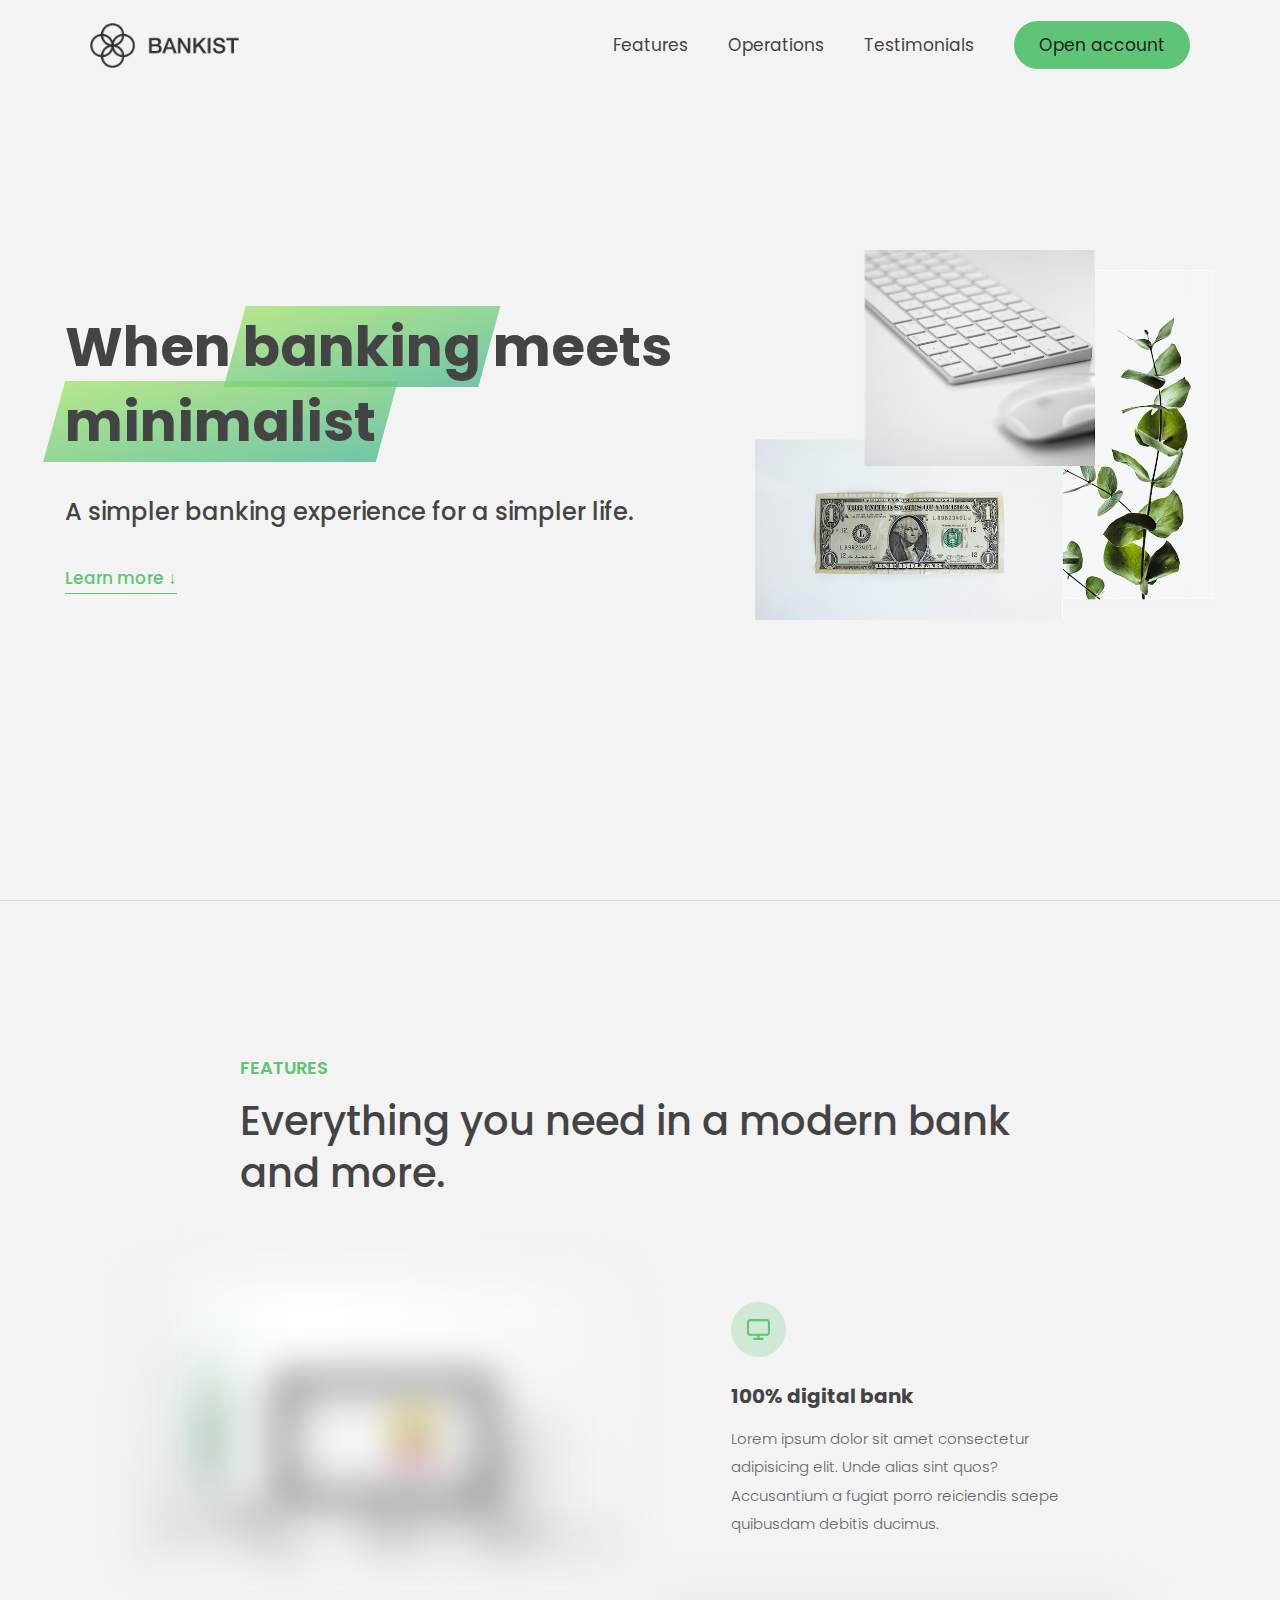
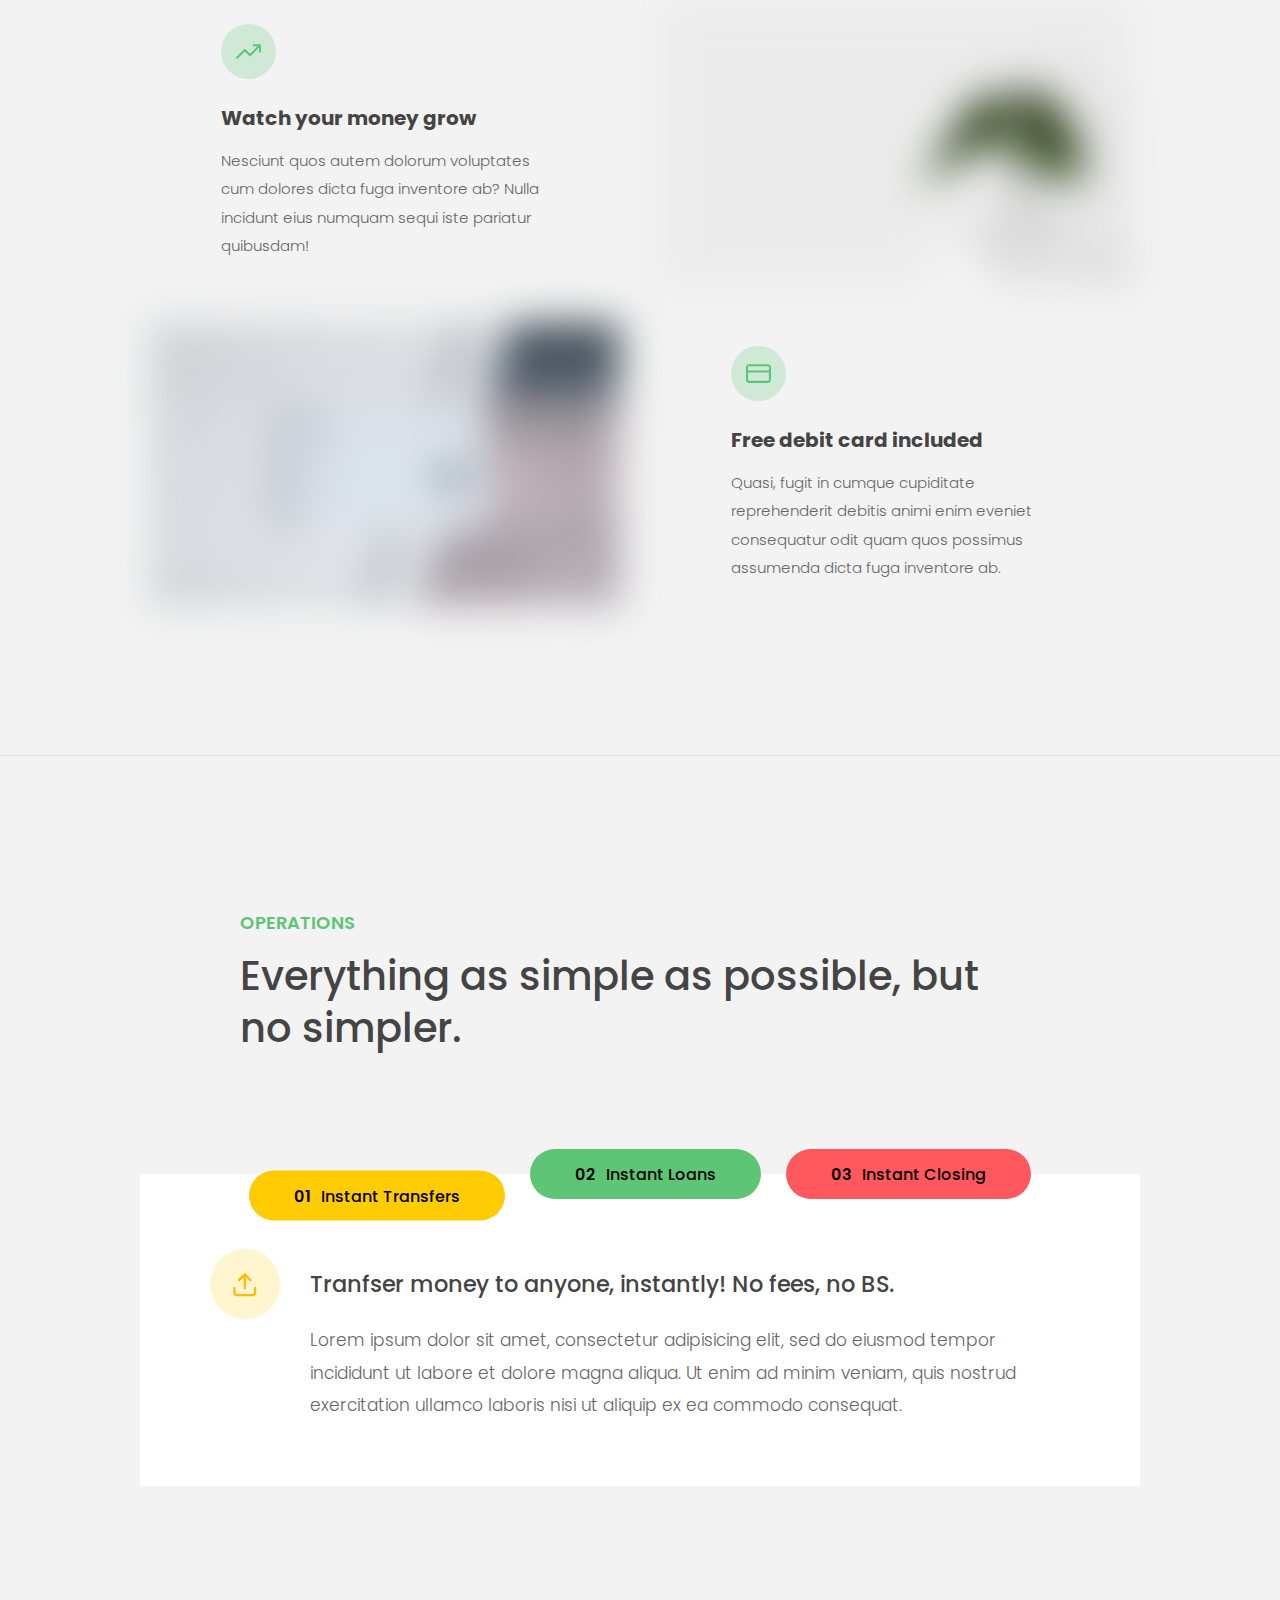
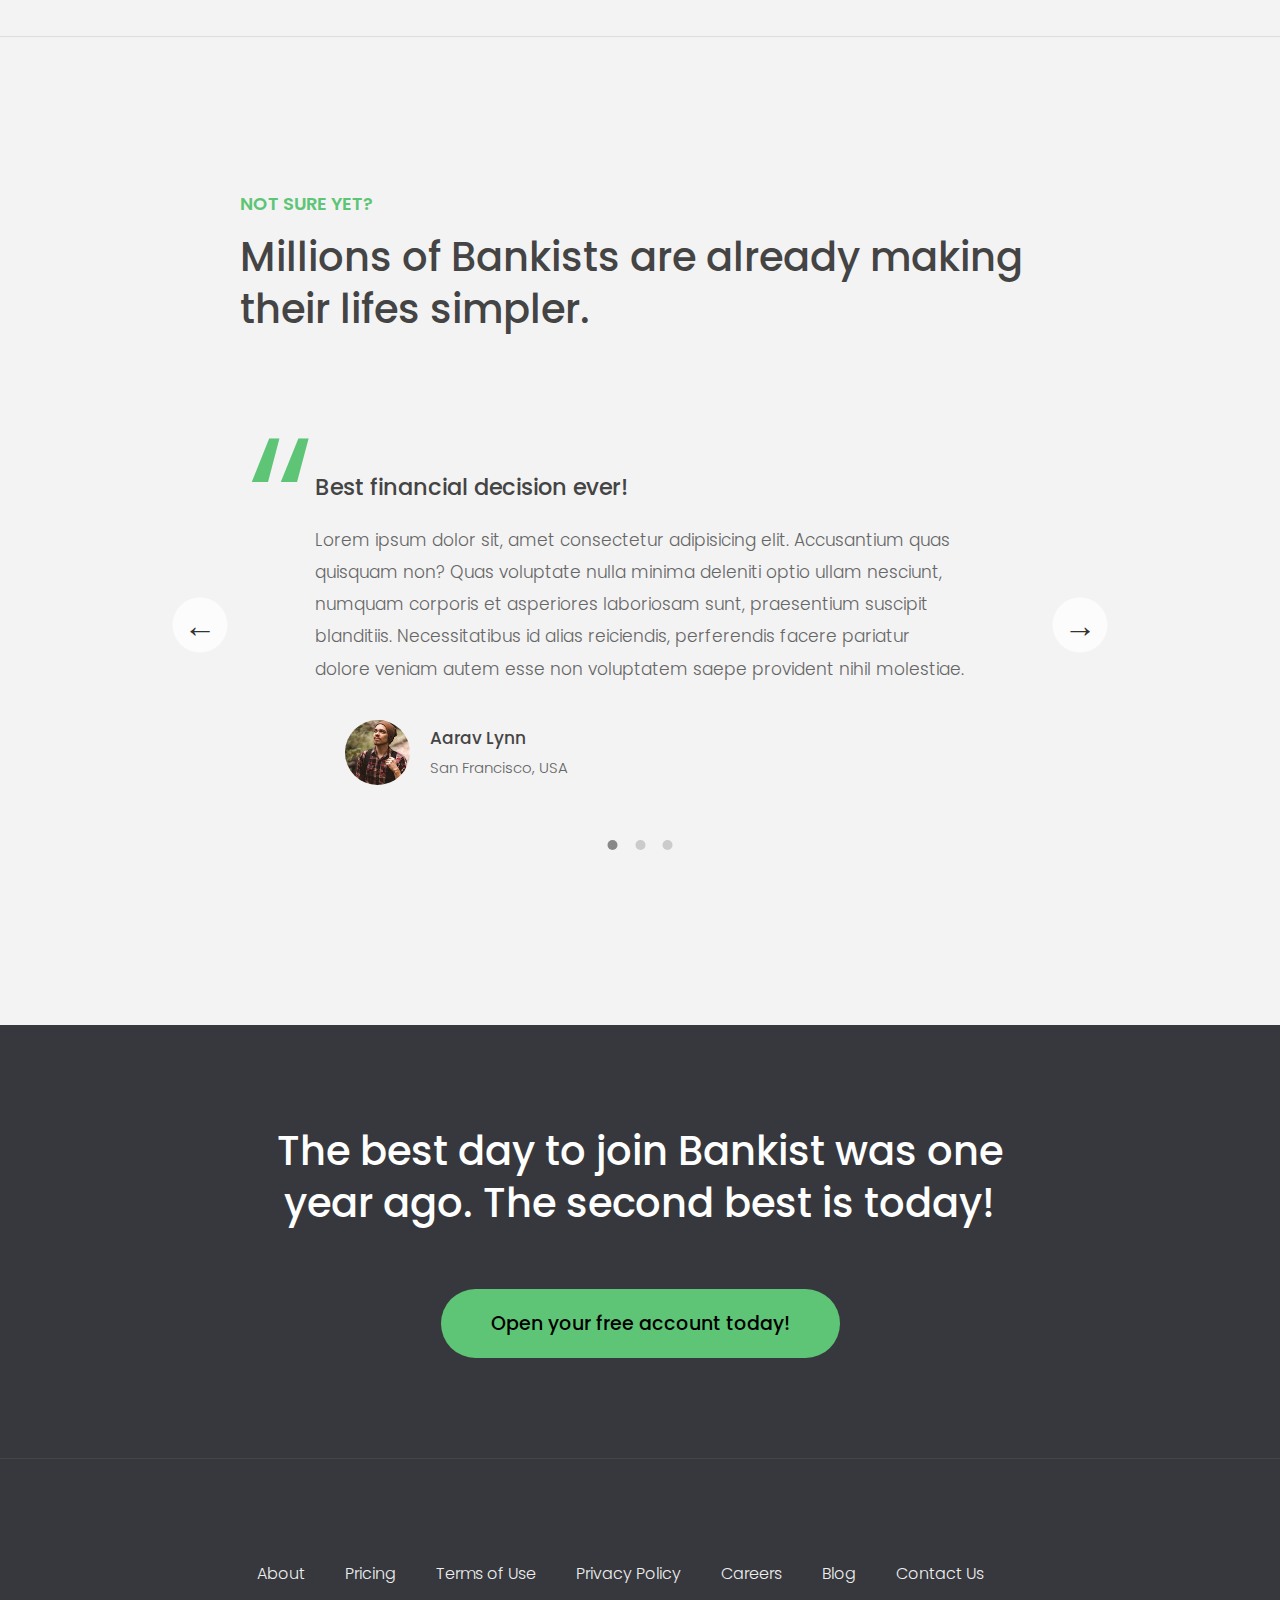
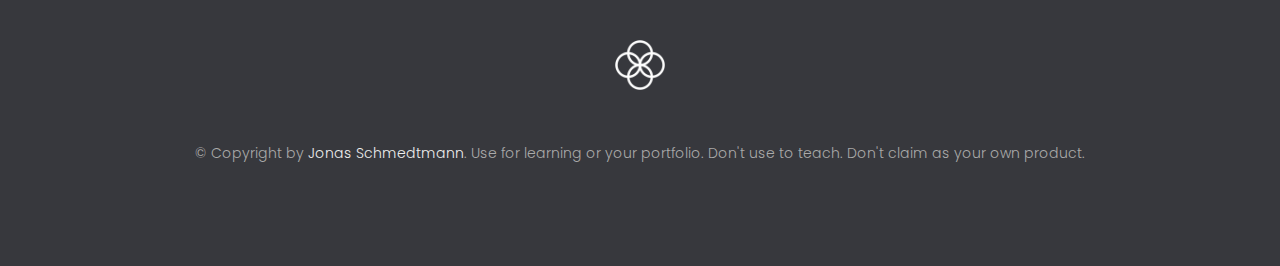
<file: index.html>
<!DOCTYPE html>
<html lang="en">
  <head>
    <meta charset="UTF-8" />
    <meta name="viewport" content="width=device-width, initial-scale=1.0" />
    <meta http-equiv="X-UA-Compatible" content="ie=edge" />
    <link rel="shortcut icon" type="image/png" href="img/icon.png" />

    <link
      href="https://fonts.googleapis.com/css?family=Poppins:300,400,500,600&display=swap"
      rel="stylesheet"
    />
    <link rel="stylesheet" href="style.css" />
    <title>Bankist | When Banking meets Minimalist</title>
    <script defer src="script.js"></script>
  </head>
  <body>
    <header class="header">
      <nav class="nav">
        <img
          src="img/logo.png"
          alt="Bankist logo"
          class="nav__logo"
          id="logo"
          designer="Jonas"
        />
        <ul class="nav__links">
          <li class="nav__item">
            <a class="nav__link" href="#section--1">Features</a>
          </li>
          <li class="nav__item">
            <a class="nav__link" href="#section--2">Operations</a>
          </li>
          <li class="nav__item">
            <a class="nav__link" href="#section--3">Testimonials</a>
          </li>
          <li class="nav__item">
            <a class="nav__link nav__link--btn btn--show-modal" href="#"
              >Open account</a
            >
          </li>
        </ul>
      </nav>

      <div class="header__title">
        <h1>
          When
          <!-- Green highlight effect -->
          <span class="highlight">banking</span>
          meets<br />
          <span class="highlight">minimalist</span>
        </h1>
        <h4>A simpler banking experience for a simpler life.</h4>
        <button class="btn--text btn--scroll-to">Learn more &DownArrow;</button>
        <img
          src="img/hero.png"
          class="header__img"
          alt="Minimalist bank items"
        />
      </div>
    </header>

    <section class="section" id="section--1">
      <div class="section__title">
        <h2 class="section__description">Features</h2>
        <h3 class="section__header">
          Everything you need in a modern bank and more.
        </h3>
      </div>

      <div class="features">
        <img
          src="img/digital-lazy.jpg"
          data-src="img/digital.jpg"
          alt="Computer"
          class="features__img lazy-img"
        />
        <div class="features__feature">
          <div class="features__icon">
            <svg>
              <use xlink:href="img/icons.svg#icon-monitor"></use>
            </svg>
          </div>
          <h5 class="features__header">100% digital bank</h5>
          <p>
            Lorem ipsum dolor sit amet consectetur adipisicing elit. Unde alias
            sint quos? Accusantium a fugiat porro reiciendis saepe quibusdam
            debitis ducimus.
          </p>
        </div>

        <div class="features__feature">
          <div class="features__icon">
            <svg>
              <use xlink:href="img/icons.svg#icon-trending-up"></use>
            </svg>
          </div>
          <h5 class="features__header">Watch your money grow</h5>
          <p>
            Nesciunt quos autem dolorum voluptates cum dolores dicta fuga
            inventore ab? Nulla incidunt eius numquam sequi iste pariatur
            quibusdam!
          </p>
        </div>
        <img
          src="img/grow-lazy.jpg"
          data-src="img/grow.jpg"
          alt="Plant"
          class="features__img lazy-img"
        />

        <img
          src="img/card-lazy.jpg"
          data-src="img/card.jpg"
          alt="Credit card"
          class="features__img lazy-img"
        />
        <div class="features__feature">
          <div class="features__icon">
            <svg>
              <use xlink:href="img/icons.svg#icon-credit-card"></use>
            </svg>
          </div>
          <h5 class="features__header">Free debit card included</h5>
          <p>
            Quasi, fugit in cumque cupiditate reprehenderit debitis animi enim
            eveniet consequatur odit quam quos possimus assumenda dicta fuga
            inventore ab.
          </p>
        </div>
      </div>
    </section>

    <section class="section" id="section--2">
      <div class="section__title">
        <h2 class="section__description">Operations</h2>
        <h3 class="section__header">
          Everything as simple as possible, but no simpler.
        </h3>
      </div>

      <div class="operations">
        <div class="operations__tab-container">
          <button
            class="btn operations__tab operations__tab--1 operations__tab--active"
            data-tab="1"
          >
            <span>01</span>Instant Transfers
          </button>
          <button class="btn operations__tab operations__tab--2" data-tab="2">
            <span>02</span>Instant Loans
          </button>
          <button class="btn operations__tab operations__tab--3" data-tab="3">
            <span>03</span>Instant Closing
          </button>
        </div>
        <div
          class="operations__content operations__content--1 operations__content--active"
        >
          <div class="operations__icon operations__icon--1">
            <svg>
              <use xlink:href="img/icons.svg#icon-upload"></use>
            </svg>
          </div>
          <h5 class="operations__header">
            Tranfser money to anyone, instantly! No fees, no BS.
          </h5>
          <p>
            Lorem ipsum dolor sit amet, consectetur adipisicing elit, sed do
            eiusmod tempor incididunt ut labore et dolore magna aliqua. Ut enim
            ad minim veniam, quis nostrud exercitation ullamco laboris nisi ut
            aliquip ex ea commodo consequat.
          </p>
        </div>

        <div class="operations__content operations__content--2">
          <div class="operations__icon operations__icon--2">
            <svg>
              <use xlink:href="img/icons.svg#icon-home"></use>
            </svg>
          </div>
          <h5 class="operations__header">
            Buy a home or make your dreams come true, with instant loans.
          </h5>
          <p>
            Duis aute irure dolor in reprehenderit in voluptate velit esse
            cillum dolore eu fugiat nulla pariatur. Excepteur sint occaecat
            cupidatat non proident, sunt in culpa qui officia deserunt mollit
            anim id est laborum.
          </p>
        </div>
        <div class="operations__content operations__content--3">
          <div class="operations__icon operations__icon--3">
            <svg>
              <use xlink:href="img/icons.svg#icon-user-x"></use>
            </svg>
          </div>
          <h5 class="operations__header">
            No longer need your account? No problem! Close it instantly.
          </h5>
          <p>
            Excepteur sint occaecat cupidatat non proident, sunt in culpa qui
            officia deserunt mollit anim id est laborum. Ut enim ad minim
            veniam, quis nostrud exercitation ullamco laboris nisi ut aliquip ex
            ea commodo consequat.
          </p>
        </div>
      </div>
    </section>

    <section class="section" id="section--3">
      <div class="section__title section__title--testimonials">
        <h2 class="section__description">Not sure yet?</h2>
        <h3 class="section__header">
          Millions of Bankists are already making their lifes simpler.
        </h3>
      </div>

      <div class="slider">
        <div class="slide slide--1">
          <div class="testimonial">
            <h5 class="testimonial__header">Best financial decision ever!</h5>
            <blockquote class="testimonial__text">
              Lorem ipsum dolor sit, amet consectetur adipisicing elit.
              Accusantium quas quisquam non? Quas voluptate nulla minima
              deleniti optio ullam nesciunt, numquam corporis et asperiores
              laboriosam sunt, praesentium suscipit blanditiis. Necessitatibus
              id alias reiciendis, perferendis facere pariatur dolore veniam
              autem esse non voluptatem saepe provident nihil molestiae.
            </blockquote>
            <address class="testimonial__author">
              <img src="img/user-1.jpg" alt="" class="testimonial__photo" />
              <h6 class="testimonial__name">Aarav Lynn</h6>
              <p class="testimonial__location">San Francisco, USA</p>
            </address>
          </div>
        </div>

        <div class="slide slide--2">
          <div class="testimonial">
            <h5 class="testimonial__header">
              The last step to becoming a complete minimalist
            </h5>
            <blockquote class="testimonial__text">
              Quisquam itaque deserunt ullam, quia ea repellendus provident,
              ducimus neque ipsam modi voluptatibus doloremque, corrupti
              laborum. Incidunt numquam perferendis veritatis neque repellendus.
              Lorem, ipsum dolor sit amet consectetur adipisicing elit. Illo
              deserunt exercitationem deleniti.
            </blockquote>
            <address class="testimonial__author">
              <img src="img/user-2.jpg" alt="" class="testimonial__photo" />
              <h6 class="testimonial__name">Miyah Miles</h6>
              <p class="testimonial__location">London, UK</p>
            </address>
          </div>
        </div>

        <div class="slide slide--3">
          <div class="testimonial">
            <h5 class="testimonial__header">
              Finally free from old-school banks
            </h5>
            <blockquote class="testimonial__text">
              Debitis, nihil sit minus suscipit magni aperiam vel tenetur
              incidunt commodi architecto numquam omnis nulla autem,
              necessitatibus blanditiis modi similique quidem. Odio aliquam
              culpa dicta beatae quod maiores ipsa minus consequatur error sunt,
              deleniti saepe aliquid quos inventore sequi. Necessitatibus id
              alias reiciendis, perferendis facere.
            </blockquote>
            <address class="testimonial__author">
              <img src="img/user-3.jpg" alt="" class="testimonial__photo" />
              <h6 class="testimonial__name">Francisco Gomes</h6>
              <p class="testimonial__location">Lisbon, Portugal</p>
            </address>
          </div>
        </div>

        <!-- <div class="slide"><img src="img/img-1.jpg" alt="Photo 1" /></div>
        <div class="slide"><img src="img/img-2.jpg" alt="Photo 2" /></div>
        <div class="slide"><img src="img/img-3.jpg" alt="Photo 3" /></div>
        <div class="slide"><img src="img/img-4.jpg" alt="Photo 4" /></div> -->
        <button class="slider__btn slider__btn--left">&larr;</button>
        <button class="slider__btn slider__btn--right">&rarr;</button>
        <div class="dots"></div>
      </div>
    </section>

    <section class="section section--sign-up">
      <div class="section__title">
        <h3 class="section__header">
          The best day to join Bankist was one year ago. The second best is
          today!
        </h3>
      </div>
      <button class="btn btn--show-modal">Open your free account today!</button>
    </section>

    <footer class="footer">
      <ul class="footer__nav">
        <li class="footer__item">
          <a class="footer__link" href="#">About</a>
        </li>
        <li class="footer__item">
          <a class="footer__link" href="#">Pricing</a>
        </li>
        <li class="footer__item">
          <a class="footer__link" href="#">Terms of Use</a>
        </li>
        <li class="footer__item">
          <a class="footer__link" href="#">Privacy Policy</a>
        </li>
        <li class="footer__item">
          <a class="footer__link" href="#">Careers</a>
        </li>
        <li class="footer__item">
          <a class="footer__link" href="#">Blog</a>
        </li>
        <li class="footer__item">
          <a class="footer__link" href="#">Contact Us</a>
        </li>
      </ul>
      <img src="img/icon.png" alt="Logo" class="footer__logo" />
      <p class="footer__copyright">
        &copy; Copyright by
        <a
          class="footer__link twitter-link"
          target="_blank"
          href="https://twitter.com/jonasschmedtman"
          >Jonas Schmedtmann</a
        >. Use for learning or your portfolio. Don't use to teach. Don't claim
        as your own product.
      </p>
    </footer>

    <div class="modal hidden">
      <button class="btn--close-modal">&times;</button>
      <h2 class="modal__header">
        Open your bank account <br />
        in just <span class="highlight">5 minutes</span>
      </h2>
      <form class="modal__form">
        <label>First Name</label>
        <input type="text" />
        <label>Last Name</label>
        <input type="text" />
        <label>Email Address</label>
        <input type="email" />
        <button class="btn">Next step &rarr;</button>
      </form>
    </div>
    <div class="overlay hidden"></div>

    <!-- <script src="script.js"></script> -->
  </body>
</html>
</file>
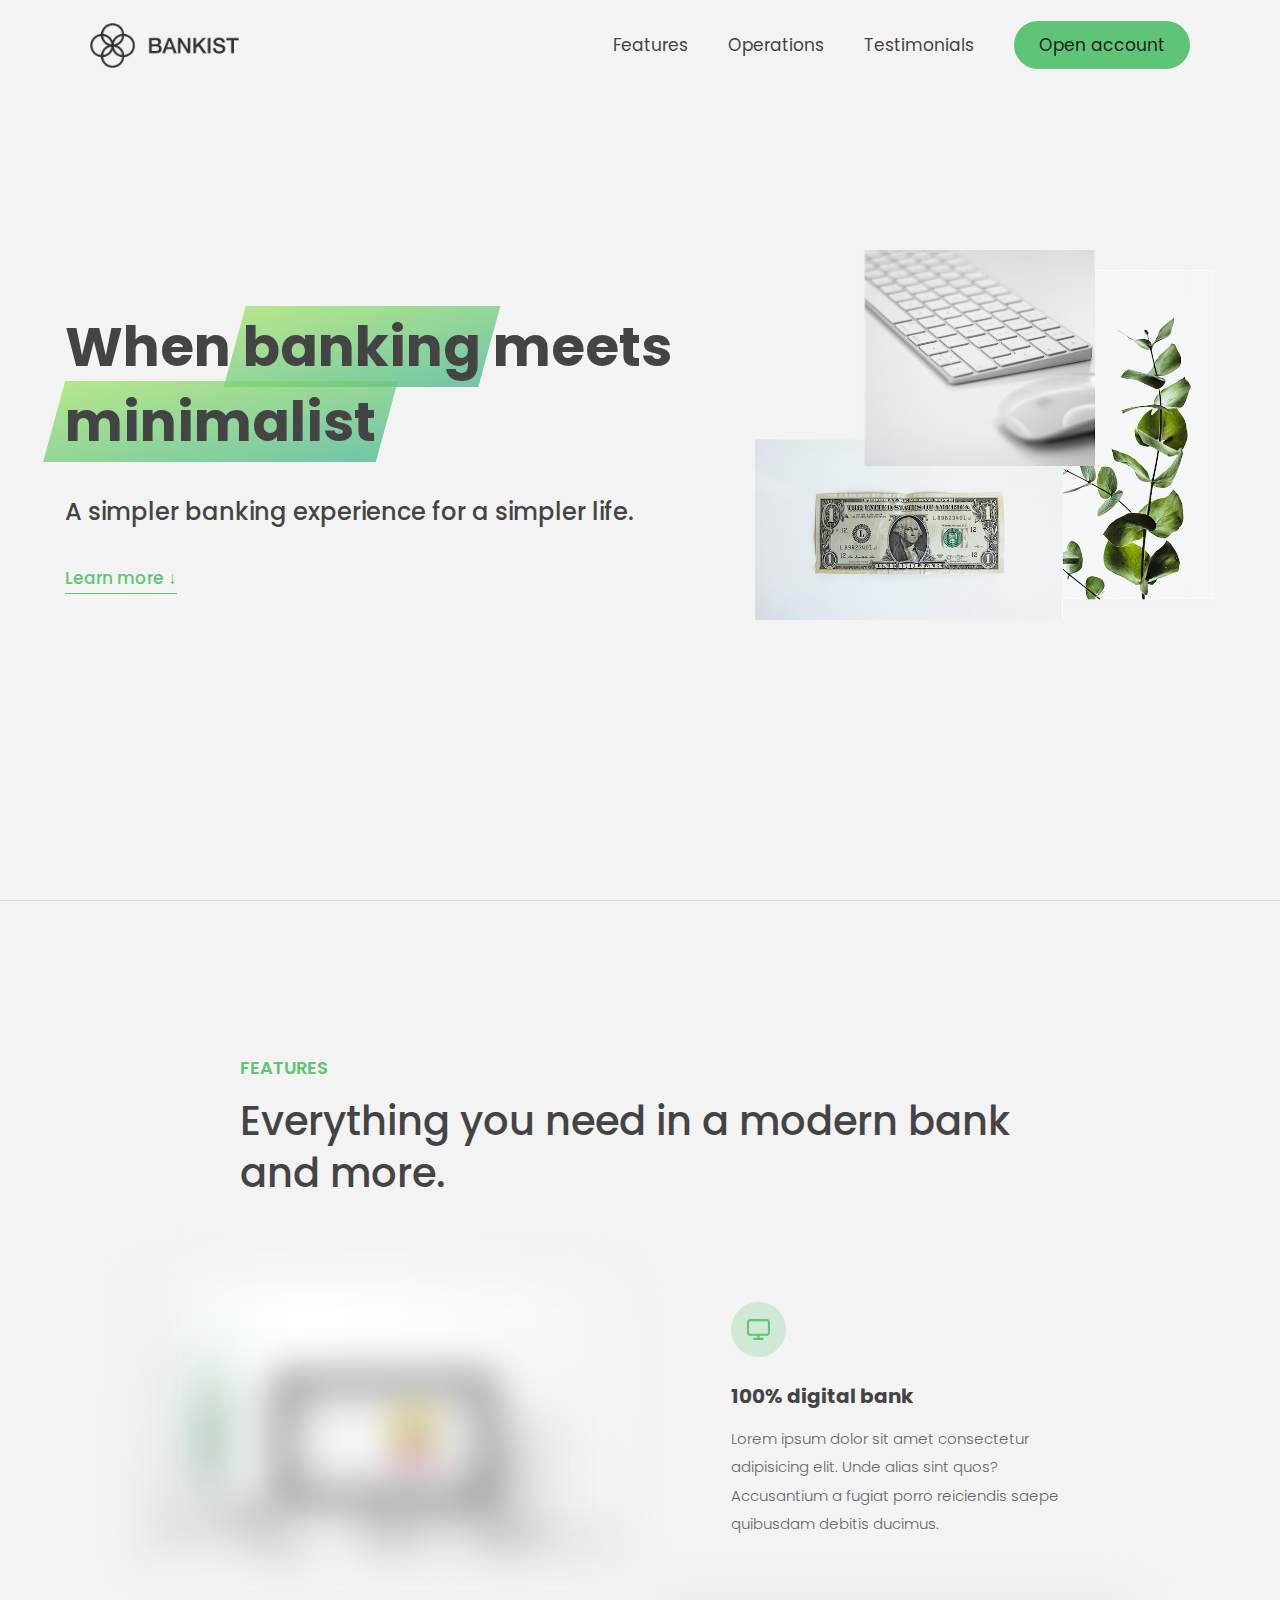
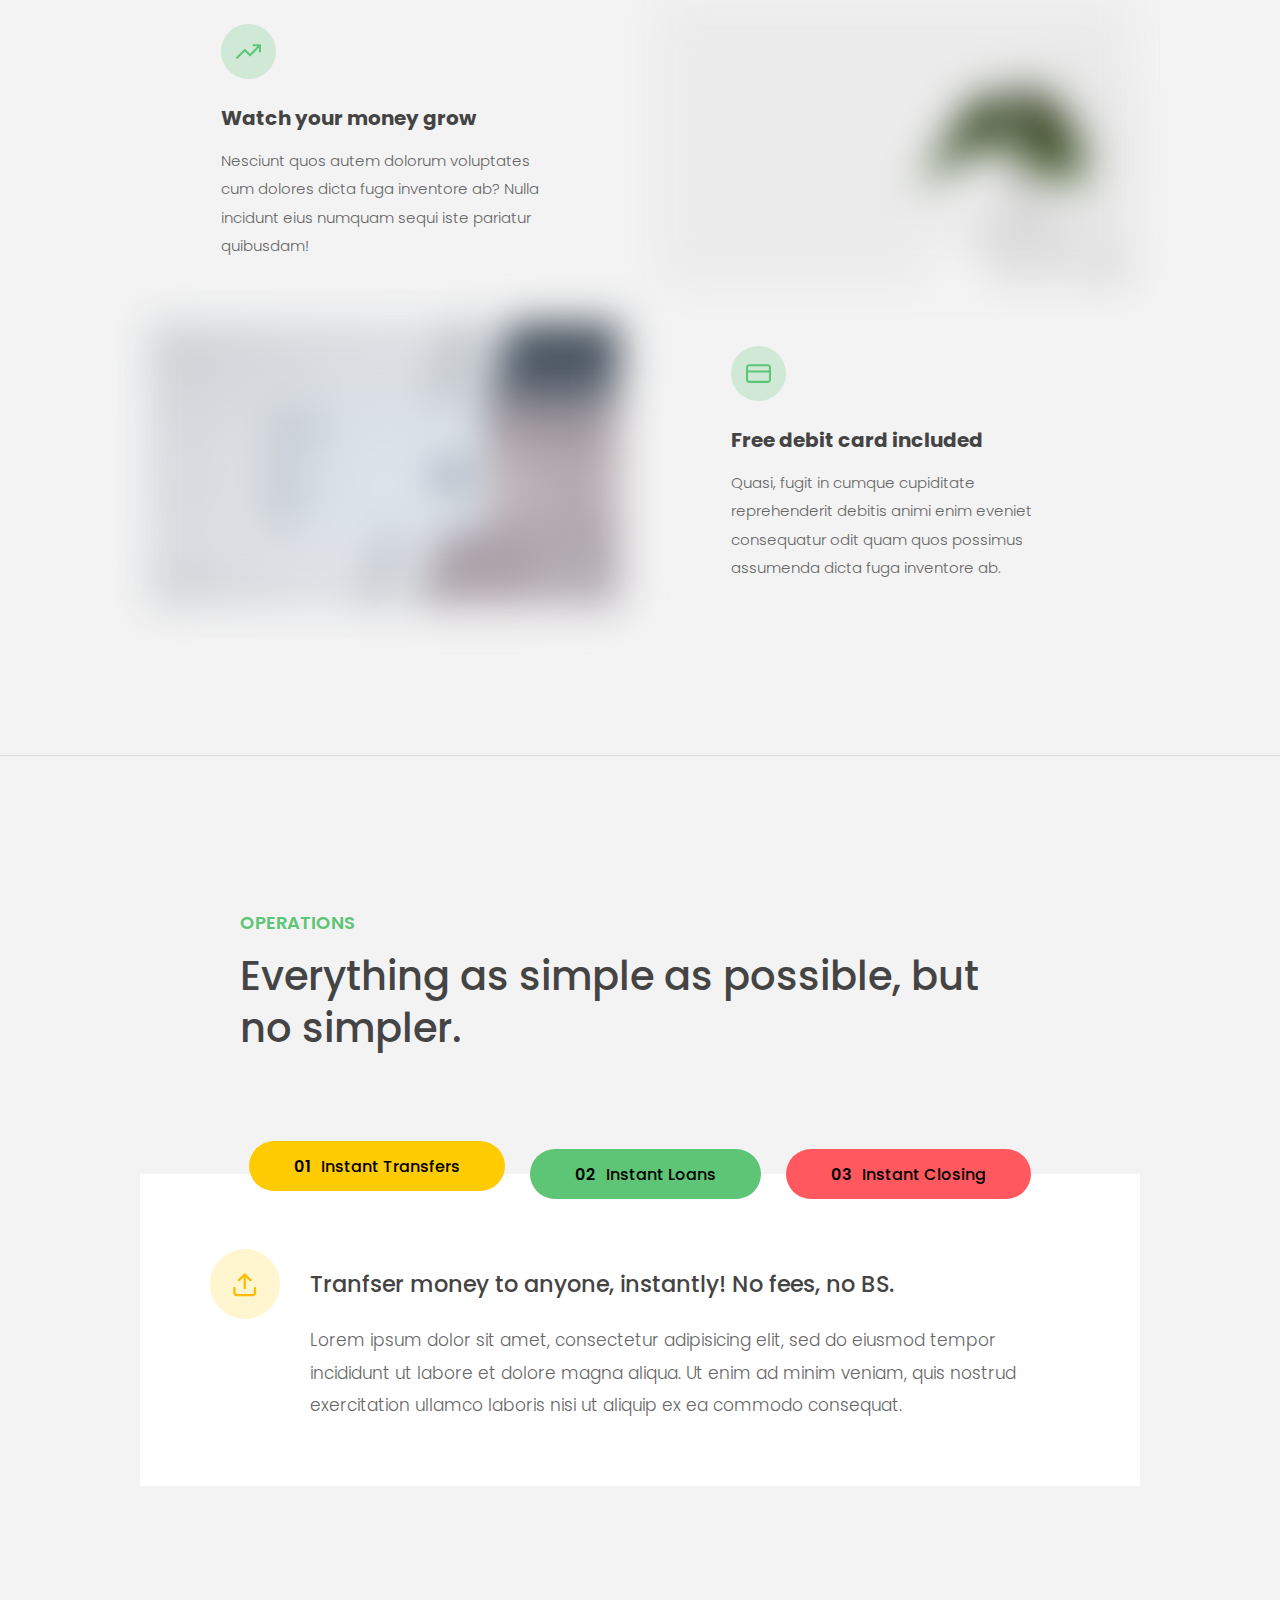
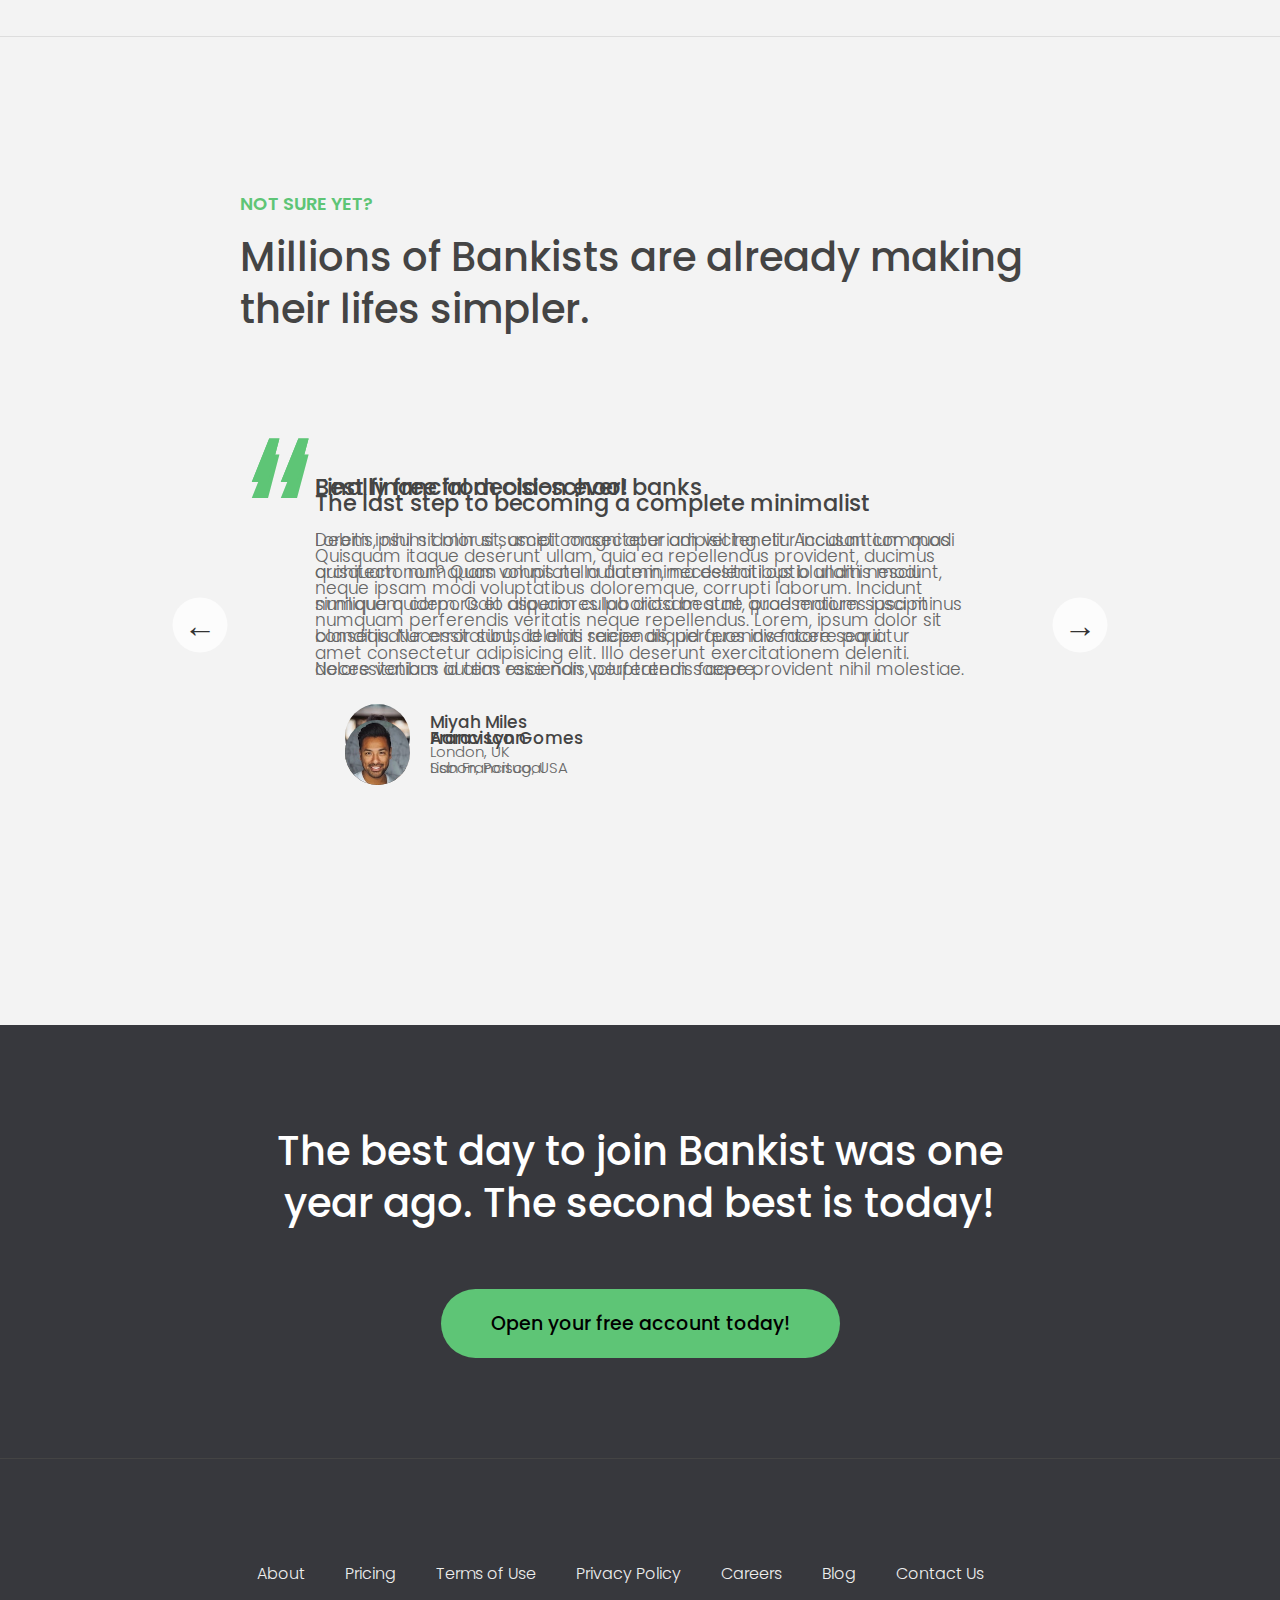
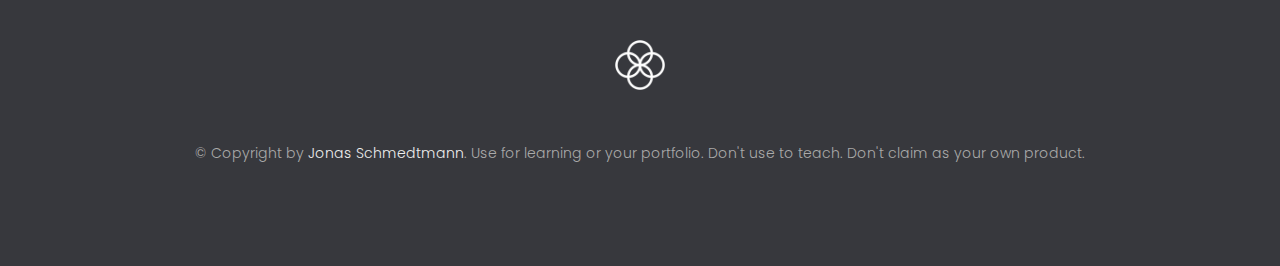
<file: index copy.html>
<!DOCTYPE html>
<html lang="en">
  <head>
    <meta charset="UTF-8" />
    <meta name="viewport" content="width=device-width, initial-scale=1.0" />
    <meta http-equiv="X-UA-Compatible" content="ie=edge" />
    <link rel="shortcut icon" type="image/png" href="img/icon.png" />

    <link
      href="https://fonts.googleapis.com/css?family=Poppins:300,400,500,600&display=swap"
      rel="stylesheet"
    />
    <link rel="stylesheet" href="style copy.css" />
    <title>Test</title>
  </head>
  <body>
    <header class="header">
      <nav class="nav">
        <img
          src="img/logo.png"
          alt="Bankist logo"
          class="nav__logo"
          id="logo"
        />
        <ul class="nav__links">
          <li class="nav__item">
            <a class="nav__link" href="#section--1">Features</a>
          </li>
          <li class="nav__item">
            <a class="nav__link" href="#section--2">Operations</a>
          </li>
          <li class="nav__item">
            <a class="nav__link" href="#section--3">Testimonials</a>
          </li>
          <li class="nav__item">
            <a class="nav__link nav__link--btn btn--show-modal" href="#"
              >Open account</a
            >
          </li>
        </ul>
      </nav>

      <div class="header__title">
        <h1>
          When
          <!-- Green highlight effect -->
          <span class="highlight">banking</span>
          meets<br />
          <span class="highlight">minimalist</span>
        </h1>
        <h4>A simpler banking experience for a simpler life.</h4>
        <button class="btn--text btn--scroll-to">Learn more &DownArrow;</button>
        <img
          src="img/hero.png"
          class="header__img"
          alt="Minimalist bank items"
        />
      </div>
    </header>

    <section class="section" id="section--1">
      <div class="section__title">
        <h2 class="section__description">Features</h2>
        <h3 class="section__header">
          Everything you need in a modern bank and more.
        </h3>
      </div>

      <div class="features">
        <img
          src="img/digital-lazy.jpg"
          data-src="img/digital.jpg"
          alt="Computer"
          class="features__img lazy-img"
        />
        <div class="features__feature">
          <div class="features__icon">
            <svg>
              <use xlink:href="img/icons.svg#icon-monitor"></use>
            </svg>
          </div>
          <h5 class="features__header">100% digital bank</h5>
          <p>
            Lorem ipsum dolor sit amet consectetur adipisicing elit. Unde alias
            sint quos? Accusantium a fugiat porro reiciendis saepe quibusdam
            debitis ducimus.
          </p>
        </div>

        <div class="features__feature">
          <div class="features__icon">
            <svg>
              <use xlink:href="img/icons.svg#icon-trending-up"></use>
            </svg>
          </div>
          <h5 class="features__header">Watch your money grow</h5>
          <p>
            Nesciunt quos autem dolorum voluptates cum dolores dicta fuga
            inventore ab? Nulla incidunt eius numquam sequi iste pariatur
            quibusdam!
          </p>
        </div>
        <img
          src="img/grow-lazy.jpg"
          data-src="img/grow.jpg"
          alt="Plant"
          class="features__img lazy-img"
        />

        <img
          src="img/card-lazy.jpg"
          data-src="img/card.jpg"
          alt="Credit card"
          class="features__img lazy-img"
        />
        <div class="features__feature">
          <div class="features__icon">
            <svg>
              <use xlink:href="img/icons.svg#icon-credit-card"></use>
            </svg>
          </div>
          <h5 class="features__header">Free debit card included</h5>
          <p>
            Quasi, fugit in cumque cupiditate reprehenderit debitis animi enim
            eveniet consequatur odit quam quos possimus assumenda dicta fuga
            inventore ab.
          </p>
        </div>
      </div>
    </section>

    <section class="section" id="section--2">
      <div class="section__title">
        <h2 class="section__description">Operations</h2>
        <h3 class="section__header">
          Everything as simple as possible, but no simpler.
        </h3>
      </div>

      <div class="operations">
        <div class="operations__tab-container">
          <button
            class="btn operations__tab operations__tab--1 operations__tab--active"
            data-tab="1"
          >
            <span>01</span>Instant Transfers
          </button>
          <button class="btn operations__tab operations__tab--2" data-tab="2">
            <span>02</span>Instant Loans
          </button>
          <button class="btn operations__tab operations__tab--3" data-tab="3">
            <span>03</span>Instant Closing
          </button>
        </div>
        <div
          class="operations__content operations__content--1 operations__content--active"
        >
          <div class="operations__icon operations__icon--1">
            <svg>
              <use xlink:href="img/icons.svg#icon-upload"></use>
            </svg>
          </div>
          <h5 class="operations__header">
            Tranfser money to anyone, instantly! No fees, no BS.
          </h5>
          <p>
            Lorem ipsum dolor sit amet, consectetur adipisicing elit, sed do
            eiusmod tempor incididunt ut labore et dolore magna aliqua. Ut enim
            ad minim veniam, quis nostrud exercitation ullamco laboris nisi ut
            aliquip ex ea commodo consequat.
          </p>
        </div>

        <div class="operations__content operations__content--2">
          <div class="operations__icon operations__icon--2">
            <svg>
              <use xlink:href="img/icons.svg#icon-home"></use>
            </svg>
          </div>
          <h5 class="operations__header">
            Buy a home or make your dreams come true, with instant loans.
          </h5>
          <p>
            Duis aute irure dolor in reprehenderit in voluptate velit esse
            cillum dolore eu fugiat nulla pariatur. Excepteur sint occaecat
            cupidatat non proident, sunt in culpa qui officia deserunt mollit
            anim id est laborum.
          </p>
        </div>
        <div class="operations__content operations__content--3">
          <div class="operations__icon operations__icon--3">
            <svg>
              <use xlink:href="img/icons.svg#icon-user-x"></use>
            </svg>
          </div>
          <h5 class="operations__header">
            No longer need your account? No problem! Close it instantly.
          </h5>
          <p>
            Excepteur sint occaecat cupidatat non proident, sunt in culpa qui
            officia deserunt mollit anim id est laborum. Ut enim ad minim
            veniam, quis nostrud exercitation ullamco laboris nisi ut aliquip ex
            ea commodo consequat.
          </p>
        </div>
      </div>
    </section>

    <section class="section" id="section--3">
      <div class="section__title section__title--testimonials">
        <h2 class="section__description">Not sure yet?</h2>
        <h3 class="section__header">
          Millions of Bankists are already making their lifes simpler.
        </h3>
      </div>

      <div class="slider">
        <div class="slide slide--1">
          <div class="testimonial">
            <h5 class="testimonial__header">Best financial decision ever!</h5>
            <blockquote class="testimonial__text">
              Lorem ipsum dolor sit, amet consectetur adipisicing elit.
              Accusantium quas quisquam non? Quas voluptate nulla minima
              deleniti optio ullam nesciunt, numquam corporis et asperiores
              laboriosam sunt, praesentium suscipit blanditiis. Necessitatibus
              id alias reiciendis, perferendis facere pariatur dolore veniam
              autem esse non voluptatem saepe provident nihil molestiae.
            </blockquote>
            <address class="testimonial__author">
              <img src="img/user-1.jpg" alt="" class="testimonial__photo" />
              <h6 class="testimonial__name">Aarav Lynn</h6>
              <p class="testimonial__location">San Francisco, USA</p>
            </address>
          </div>
        </div>

        <div class="slide slide--2">
          <div class="testimonial">
            <h5 class="testimonial__header">
              The last step to becoming a complete minimalist
            </h5>
            <blockquote class="testimonial__text">
              Quisquam itaque deserunt ullam, quia ea repellendus provident,
              ducimus neque ipsam modi voluptatibus doloremque, corrupti
              laborum. Incidunt numquam perferendis veritatis neque repellendus.
              Lorem, ipsum dolor sit amet consectetur adipisicing elit. Illo
              deserunt exercitationem deleniti.
            </blockquote>
            <address class="testimonial__author">
              <img src="img/user-2.jpg" alt="" class="testimonial__photo" />
              <h6 class="testimonial__name">Miyah Miles</h6>
              <p class="testimonial__location">London, UK</p>
            </address>
          </div>
        </div>

        <div class="slide slide--3">
          <div class="testimonial">
            <h5 class="testimonial__header">
              Finally free from old-school banks
            </h5>
            <blockquote class="testimonial__text">
              Debitis, nihil sit minus suscipit magni aperiam vel tenetur
              incidunt commodi architecto numquam omnis nulla autem,
              necessitatibus blanditiis modi similique quidem. Odio aliquam
              culpa dicta beatae quod maiores ipsa minus consequatur error sunt,
              deleniti saepe aliquid quos inventore sequi. Necessitatibus id
              alias reiciendis, perferendis facere.
            </blockquote>
            <address class="testimonial__author">
              <img src="img/user-3.jpg" alt="" class="testimonial__photo" />
              <h6 class="testimonial__name">Francisco Gomes</h6>
              <p class="testimonial__location">Lisbon, Portugal</p>
            </address>
          </div>
        </div>

        <!-- <div class="slide"><img src="img/img-1.jpg" alt="Photo 1" /></div>
        <div class="slide"><img src="img/img-2.jpg" alt="Photo 2" /></div>
        <div class="slide"><img src="img/img-3.jpg" alt="Photo 3" /></div>
        <div class="slide"><img src="img/img-4.jpg" alt="Photo 4" /></div> -->
        <button class="slider__btn slider__btn--left">&larr;</button>
        <button class="slider__btn slider__btn--right">&rarr;</button>
        <div class="dots"></div>
      </div>
    </section>

    <section class="section section--sign-up">
      <div class="section__title">
        <h3 class="section__header">
          The best day to join Bankist was one year ago. The second best is
          today!
        </h3>
      </div>
      <button class="btn btn--show-modal">Open your free account today!</button>
    </section>

    <footer class="footer">
      <ul class="footer__nav">
        <li class="footer__item">
          <a class="footer__link" href="#">About</a>
        </li>
        <li class="footer__item">
          <a class="footer__link" href="#">Pricing</a>
        </li>
        <li class="footer__item">
          <a class="footer__link" href="#">Terms of Use</a>
        </li>
        <li class="footer__item">
          <a class="footer__link" href="#">Privacy Policy</a>
        </li>
        <li class="footer__item">
          <a class="footer__link" href="#">Careers</a>
        </li>
        <li class="footer__item">
          <a class="footer__link" href="#">Blog</a>
        </li>
        <li class="footer__item">
          <a class="footer__link" href="#">Contact Us</a>
        </li>
      </ul>
      <img src="img/icon.png" alt="Logo" class="footer__logo" />
      <p class="footer__copyright">
        &copy; Copyright by
        <a
          class="footer__link twitter-link"
          target="_blank"
          href="https://twitter.com/jonasschmedtman"
          >Jonas Schmedtmann</a
        >. Use for learning or your portfolio. Don't use to teach. Don't claim
        as your own product.
      </p>
    </footer>

    <div class="modal hidden">
      <button class="btn--close-modal">&times;</button>
      <h2 class="modal__header">
        Open your bank account <br />
        in just <span class="highlight">5 minutes</span>
      </h2>
      <form class="modal__form">
        <label>First Name</label>
        <input type="text" />
        <label>Last Name</label>
        <input type="text" />
        <label>Email Address</label>
        <input type="email" />
        <button class="btn">Next step &rarr;</button>
      </form>
    </div>
    <div class="overlay hidden"></div>

    <script src="script copy.js"></script>
  </body>
</html>
</file>
<file: style.css>
/* The page is NOT responsive. You can implement responsiveness yourself if you wanna have some fun 😃 */

:root {
  --color-primary: #5ec576;
  --color-secondary: #ffcb03;
  --color-tertiary: #ff585f;
  --color-primary-darker: #4bbb7d;
  --color-secondary-darker: #ffbb00;
  --color-tertiary-darker: #fd424b;
  --color-primary-opacity: #5ec5763a;
  --color-secondary-opacity: #ffcd0331;
  --color-tertiary-opacity: #ff58602d;
  --gradient-primary: linear-gradient(to top left, #39b385, #9be15d);
  --gradient-secondary: linear-gradient(to top left, #ffb003, #ffcb03);
}

* {
  margin: 0;
  padding: 0;
  box-sizing: inherit;
}

html {
  font-size: 62.5%;
  box-sizing: border-box;
}

body {
  font-family: 'Poppins', sans-serif;
  font-weight: 300;
  color: #444;
  line-height: 1.9;
  background-color: #f3f3f3;
}

/* GENERAL ELEMENTS */
.section {
  padding: 15rem 3rem;
  border-top: 1px solid #ddd;

  transition: transform 1s, opacity 1s;
}

.section--hidden {
  opacity: 0;
  transform: translateY(8rem);
}

.section__title {
  max-width: 80rem;
  margin: 0 auto 8rem auto;
}

.section__description {
  font-size: 1.8rem;
  font-weight: 600;
  text-transform: uppercase;
  color: var(--color-primary);
  margin-bottom: 1rem;
}

.section__header {
  font-size: 4rem;
  line-height: 1.3;
  font-weight: 500;
}

.btn {
  display: inline-block;
  background-color: var(--color-primary);
  font-size: 1.6rem;
  font-family: inherit;
  font-weight: 500;
  border: none;
  padding: 1.25rem 4.5rem;
  border-radius: 10rem;
  cursor: pointer;
  transition: all 0.3s;
}

.btn:hover {
  background-color: var(--color-primary-darker);
}

.btn--text {
  display: inline-block;
  background: none;
  font-size: 1.7rem;
  font-family: inherit;
  font-weight: 500;
  color: var(--color-primary);
  border: none;
  border-bottom: 1px solid currentColor;
  padding-bottom: 2px;
  cursor: pointer;
  transition: all 0.3s;
}

p {
  color: #666;
}

/* This is BAD for accessibility! Don't do in the real world! */
button:focus {
  outline: none;
}

img {
  transition: filter 0.5s;
}

.lazy-img {
  filter: blur(20px);
}

/* NAVIGATION */
.nav {
  display: flex;
  justify-content: space-between;
  align-items: center;
  height: 9rem;
  width: 100%;
  padding: 0 6rem;
  z-index: 100;
}

/* nav and stickly class at the same time */
.nav.sticky {
  position: fixed;
  background-color: rgba(255, 255, 255, 0.95);
}

.nav__logo {
  height: 4.5rem;
  transition: all 0.3s;
}

.nav__links {
  display: flex;
  align-items: center;
  list-style: none;
}

.nav__item {
  margin-left: 4rem;
}

.nav__link:link,
.nav__link:visited {
  font-size: 1.7rem;
  font-weight: 400;
  color: inherit;
  text-decoration: none;
  display: block;
  transition: all 0.3s;
}

.nav__link--btn:link,
.nav__link--btn:visited {
  padding: 0.8rem 2.5rem;
  border-radius: 3rem;
  background-color: var(--color-primary);
  color: #222;
}

.nav__link--btn:hover,
.nav__link--btn:active {
  color: inherit;
  background-color: var(--color-primary-darker);
  color: #333;
}

/* HEADER */
.header {
  padding: 0 3rem;
  height: 100vh;
  display: flex;
  flex-direction: column;
  align-items: center;
}

.header__title {
  flex: 1;

  max-width: 115rem;
  display: grid;
  grid-template-columns: 3fr 2fr;
  row-gap: 3rem;
  align-content: center;
  justify-content: center;

  align-items: start;
  justify-items: start;
}

h1 {
  font-size: 5.5rem;
  line-height: 1.35;
}

h4 {
  font-size: 2.4rem;
  font-weight: 500;
}

.header__img {
  width: 100%;
  grid-column: 2 / 3;
  grid-row: 1 / span 4;
  transform: translateY(-6rem);
}

.highlight {
  position: relative;
}

.highlight::after {
  display: block;
  content: '';
  position: absolute;
  bottom: 0;
  left: 0;
  height: 100%;
  width: 100%;
  z-index: -1;
  opacity: 0.7;
  transform: scale(1.07, 1.05) skewX(-15deg);
  background-image: var(--gradient-primary);
}

/* FEATURES */
.features {
  display: grid;
  grid-template-columns: 1fr 1fr;
  gap: 4rem;
  margin: 0 12rem;
}

.features__img {
  width: 100%;
}

.features__feature {
  align-self: center;
  justify-self: center;
  width: 70%;
  font-size: 1.5rem;
}

.features__icon {
  display: flex;
  align-items: center;
  justify-content: center;
  background-color: var(--color-primary-opacity);
  height: 5.5rem;
  width: 5.5rem;
  border-radius: 50%;
  margin-bottom: 2rem;
}

.features__icon svg {
  height: 2.5rem;
  width: 2.5rem;
  fill: var(--color-primary);
}

.features__header {
  font-size: 2rem;
  margin-bottom: 1rem;
}

/* OPERATIONS */
.operations {
  max-width: 100rem;
  margin: 12rem auto 0 auto;

  background-color: #fff;
}

.operations__tab-container {
  display: flex;
  justify-content: center;
}

.operations__tab {
  margin-right: 2.5rem;
  transform: translateY(-50%);
}

.operations__tab span {
  margin-right: 1rem;
  font-weight: 600;
  display: inline-block;
}

.operations__tab--1 {
  background-color: var(--color-secondary);
}

.operations__tab--1:hover {
  background-color: var(--color-secondary-darker);
}

.operations__tab--3 {
  background-color: var(--color-tertiary);
  margin: 0;
}

.operations__tab--3:hover {
  background-color: var(--color-tertiary-darker);
}

.operations__tab--active {
  transform: translateY(-7%);
}

.operations__content {
  display: none;

  /* JUST PRESENTATIONAL */
  font-size: 1.7rem;
  padding: 2.5rem 7rem 6.5rem 7rem;
}

.operations__content--active {
  display: grid;
  grid-template-columns: 7rem 1fr;
  column-gap: 3rem;
  row-gap: 0.5rem;
}

.operations__header {
  font-size: 2.25rem;
  font-weight: 500;
  align-self: center;
}

.operations__icon {
  display: flex;
  align-items: center;
  justify-content: center;
  height: 7rem;
  width: 7rem;
  border-radius: 50%;
}

.operations__icon svg {
  height: 2.75rem;
  width: 2.75rem;
}

.operations__content p {
  grid-column: 2;
}

.operations__icon--1 {
  background-color: var(--color-secondary-opacity);
}
.operations__icon--2 {
  background-color: var(--color-primary-opacity);
}
.operations__icon--3 {
  background-color: var(--color-tertiary-opacity);
}
.operations__icon--1 svg {
  fill: var(--color-secondary-darker);
}
.operations__icon--2 svg {
  fill: var(--color-primary);
}
.operations__icon--3 svg {
  fill: var(--color-tertiary);
}

/* SLIDER */
.slider {
  max-width: 100rem;
  height: 50rem;
  margin: 0 auto;
  position: relative;

  /* IN THE END */
  overflow: hidden;
}

.slide {
  position: absolute;
  top: 0;
  width: 100%;
  height: 50rem;

  display: flex;
  align-items: center;
  justify-content: center;

  /* THIS creates the animation! */
  transition: transform 1s;
}

.slide > img {
  /* Only for images that have different size than slide */
  width: 100%;
  height: 100%;
  object-fit: cover;
}

.slider__btn {
  position: absolute;
  top: 50%;
  z-index: 10;

  border: none;
  background: rgba(255, 255, 255, 0.7);
  font-family: inherit;
  color: #333;
  border-radius: 50%;
  height: 5.5rem;
  width: 5.5rem;
  font-size: 3.25rem;
  cursor: pointer;
}

.slider__btn--left {
  left: 6%;
  transform: translate(-50%, -50%);
}

.slider__btn--right {
  right: 6%;
  transform: translate(50%, -50%);
}

.dots {
  position: absolute;
  bottom: 5%;
  left: 50%;
  transform: translateX(-50%);
  display: flex;
}

.dots__dot {
  border: none;
  background-color: #b9b9b9;
  opacity: 0.7;
  height: 1rem;
  width: 1rem;
  border-radius: 50%;
  margin-right: 1.75rem;
  cursor: pointer;
  transition: all 0.5s;

  /* Only necessary when overlying images */
  /* box-shadow: 0 0.6rem 1.5rem rgba(0, 0, 0, 0.7); */
}

.dots__dot:last-child {
  margin: 0;
}

.dots__dot--active {
  /* background-color: #fff; */
  background-color: #888;
  opacity: 1;
}

/* TESTIMONIALS */
.testimonial {
  width: 65%;
  position: relative;
}

.testimonial::before {
  content: '\201C';
  position: absolute;
  top: -5.7rem;
  left: -6.8rem;
  line-height: 1;
  font-size: 20rem;
  font-family: inherit;
  color: var(--color-primary);
  z-index: -1;
}

.testimonial__header {
  font-size: 2.25rem;
  font-weight: 500;
  margin-bottom: 1.5rem;
}

.testimonial__text {
  font-size: 1.7rem;
  margin-bottom: 3.5rem;
  color: #666;
}

.testimonial__author {
  margin-left: 3rem;
  font-style: normal;

  display: grid;
  grid-template-columns: 6.5rem 1fr;
  column-gap: 2rem;
}

.testimonial__photo {
  grid-row: 1 / span 2;
  width: 6.5rem;
  border-radius: 50%;
}

.testimonial__name {
  font-size: 1.7rem;
  font-weight: 500;
  align-self: end;
  margin: 0;
}

.testimonial__location {
  font-size: 1.5rem;
}

.section__title--testimonials {
  margin-bottom: 4rem;
}

/* SIGNUP */
.section--sign-up {
  background-color: #37383d;
  border-top: none;
  border-bottom: 1px solid #444;
  text-align: center;
  padding: 10rem 3rem;
}

.section--sign-up .section__header {
  color: #fff;
  text-align: center;
}

.section--sign-up .section__title {
  margin-bottom: 6rem;
}

.section--sign-up .btn {
  font-size: 1.9rem;
  padding: 2rem 5rem;
}

/* FOOTER */
.footer {
  padding: 10rem 3rem;
  background-color: #37383d;
}

.footer__nav {
  list-style: none;
  display: flex;
  justify-content: center;
  margin-bottom: 5rem;
}

.footer__item {
  margin-right: 4rem;
}

.footer__link {
  font-size: 1.6rem;
  color: #eee;
  text-decoration: none;
}

.footer__logo {
  height: 5rem;
  display: block;
  margin: 0 auto;
  margin-bottom: 5rem;
}

.footer__copyright {
  font-size: 1.4rem;
  color: #aaa;
  text-align: center;
}

.footer__copyright .footer__link {
  font-size: 1.4rem;
}

/* MODAL WINDOW */
.modal {
  position: fixed;
  top: 50%;
  left: 50%;
  transform: translate(-50%, -50%);
  max-width: 60rem;
  background-color: #f3f3f3;
  padding: 5rem 6rem;
  box-shadow: 0 4rem 6rem rgba(0, 0, 0, 0.3);
  z-index: 1000;
  transition: all 0.5s;
}

.overlay {
  position: fixed;
  top: 0;
  left: 0;
  width: 100%;
  height: 100%;
  background-color: rgba(0, 0, 0, 0.5);
  backdrop-filter: blur(4px);
  z-index: 100;
  transition: all 0.5s;
}

.modal__header {
  font-size: 3.25rem;
  margin-bottom: 4.5rem;
  line-height: 1.5;
}

.modal__form {
  margin: 0 3rem;
  display: grid;
  grid-template-columns: 1fr 2fr;
  align-items: center;
  gap: 2.5rem;
}

.modal__form label {
  font-size: 1.7rem;
  font-weight: 500;
}

.modal__form input {
  font-size: 1.7rem;
  padding: 1rem 1.5rem;
  border: 1px solid #ddd;
  border-radius: 0.5rem;
}

.modal__form button {
  grid-column: 1 / span 2;
  justify-self: center;
  margin-top: 1rem;
}

.btn--close-modal {
  font-family: inherit;
  color: inherit;
  position: absolute;
  top: 0.5rem;
  right: 2rem;
  font-size: 4rem;
  cursor: pointer;
  border: none;
  background: none;
}

.hidden {
  visibility: hidden;
  opacity: 0;
}

/* COOKIE MESSAGE */
.cookie-message {
  display: flex;
  align-items: center;
  justify-content: space-evenly;
  width: 100%;
  background-color: white;
  color: #bbb;
  font-size: 1.5rem;
  font-weight: 400;
}
</file>
<file: style copy.css>
/* The page is NOT responsive. You can implement responsiveness yourself if you wanna have some fun 😃 */

:root {
  --color-primary: #5ec576;
  --color-secondary: #ffcb03;
  --color-tertiary: #ff585f;
  --color-primary-darker: #4bbb7d;
  --color-secondary-darker: #ffbb00;
  --color-tertiary-darker: #fd424b;
  --color-primary-opacity: #5ec5763a;
  --color-secondary-opacity: #ffcd0331;
  --color-tertiary-opacity: #ff58602d;
  --gradient-primary: linear-gradient(to top left, #39b385, #9be15d);
  --gradient-secondary: linear-gradient(to top left, #ffb003, #ffcb03);
}

* {
  margin: 0;
  padding: 0;
  box-sizing: inherit;
}

html {
  font-size: 62.5%;
  box-sizing: border-box;
}

body {
  font-family: 'Poppins', sans-serif;
  font-weight: 300;
  color: #444;
  line-height: 1.9;
  background-color: #f3f3f3;
}

/* GENERAL ELEMENTS */
.section {
  padding: 15rem 3rem;
  border-top: 1px solid #ddd;

  transition: transform 1s, opacity 1s;
}

.section--hidden {
  opacity: 0;
  transform: translateY(8rem);
}

.section__title {
  max-width: 80rem;
  margin: 0 auto 8rem auto;
}

.section__description {
  font-size: 1.8rem;
  font-weight: 600;
  text-transform: uppercase;
  color: var(--color-primary);
  margin-bottom: 1rem;
}

.section__header {
  font-size: 4rem;
  line-height: 1.3;
  font-weight: 500;
}

.btn {
  display: inline-block;
  background-color: var(--color-primary);
  font-size: 1.6rem;
  font-family: inherit;
  font-weight: 500;
  border: none;
  padding: 1.25rem 4.5rem;
  border-radius: 10rem;
  cursor: pointer;
  transition: all 0.3s;
}

.btn:hover {
  background-color: var(--color-primary-darker);
}

.btn--text {
  display: inline-block;
  background: none;
  font-size: 1.7rem;
  font-family: inherit;
  font-weight: 500;
  color: var(--color-primary);
  border: none;
  border-bottom: 1px solid currentColor;
  padding-bottom: 2px;
  cursor: pointer;
  transition: all 0.3s;
}

p {
  color: #666;
}

/* This is BAD for accessibility! Don't do in the real world! */
button:focus {
  outline: none;
}

img {
  transition: filter 0.5s;
}

.lazy-img {
  filter: blur(20px);
}

/* NAVIGATION */
.nav {
  display: flex;
  justify-content: space-between;
  align-items: center;
  height: 9rem;
  width: 100%;
  padding: 0 6rem;
  z-index: 100;
}

/* nav and stickly class at the same time */
.nav.sticky {
  position: fixed;
  background-color: rgba(255, 255, 255, 0.95);
}

.nav__logo {
  height: 4.5rem;
  transition: all 0.3s;
}

.nav__links {
  display: flex;
  align-items: center;
  list-style: none;
}

.nav__item {
  margin-left: 4rem;
}

.nav__link:link,
.nav__link:visited {
  font-size: 1.7rem;
  font-weight: 400;
  color: inherit;
  text-decoration: none;
  display: block;
  transition: all 0.3s;
}

.nav__link--btn:link,
.nav__link--btn:visited {
  padding: 0.8rem 2.5rem;
  border-radius: 3rem;
  background-color: var(--color-primary);
  color: #222;
}

.nav__link--btn:hover,
.nav__link--btn:active {
  color: inherit;
  background-color: var(--color-primary-darker);
  color: #333;
}

/* HEADER */
.header {
  padding: 0 3rem;
  height: 100vh;
  display: flex;
  flex-direction: column;
  align-items: center;
}

.header__title {
  flex: 1;

  max-width: 115rem;
  display: grid;
  grid-template-columns: 3fr 2fr;
  row-gap: 3rem;
  align-content: center;
  justify-content: center;

  align-items: start;
  justify-items: start;
}

h1 {
  font-size: 5.5rem;
  line-height: 1.35;
}

h4 {
  font-size: 2.4rem;
  font-weight: 500;
}

.header__img {
  width: 100%;
  grid-column: 2 / 3;
  grid-row: 1 / span 4;
  transform: translateY(-6rem);
}

.highlight {
  position: relative;
}

.highlight::after {
  display: block;
  content: '';
  position: absolute;
  bottom: 0;
  left: 0;
  height: 100%;
  width: 100%;
  z-index: -1;
  opacity: 0.7;
  transform: scale(1.07, 1.05) skewX(-15deg);
  background-image: var(--gradient-primary);
}

/* FEATURES */
.features {
  display: grid;
  grid-template-columns: 1fr 1fr;
  gap: 4rem;
  margin: 0 12rem;
}

.features__img {
  width: 100%;
}

.features__feature {
  align-self: center;
  justify-self: center;
  width: 70%;
  font-size: 1.5rem;
}

.features__icon {
  display: flex;
  align-items: center;
  justify-content: center;
  background-color: var(--color-primary-opacity);
  height: 5.5rem;
  width: 5.5rem;
  border-radius: 50%;
  margin-bottom: 2rem;
}

.features__icon svg {
  height: 2.5rem;
  width: 2.5rem;
  fill: var(--color-primary);
}

.features__header {
  font-size: 2rem;
  margin-bottom: 1rem;
}

/* OPERATIONS */
.operations {
  max-width: 100rem;
  margin: 12rem auto 0 auto;

  background-color: #fff;
}

.operations__tab-container {
  display: flex;
  justify-content: center;
}

.operations__tab {
  margin-right: 2.5rem;
  transform: translateY(-50%);
}

.operations__tab span {
  margin-right: 1rem;
  font-weight: 600;
  display: inline-block;
}

.operations__tab--1 {
  background-color: var(--color-secondary);
}

.operations__tab--1:hover {
  background-color: var(--color-secondary-darker);
}

.operations__tab--3 {
  background-color: var(--color-tertiary);
  margin: 0;
}

.operations__tab--3:hover {
  background-color: var(--color-tertiary-darker);
}

.operations__tab--active {
  transform: translateY(-66%);
}

.operations__content {
  display: none;

  /* JUST PRESENTATIONAL */
  font-size: 1.7rem;
  padding: 2.5rem 7rem 6.5rem 7rem;
}

.operations__content--active {
  display: grid;
  grid-template-columns: 7rem 1fr;
  column-gap: 3rem;
  row-gap: 0.5rem;
}

.operations__header {
  font-size: 2.25rem;
  font-weight: 500;
  align-self: center;
}

.operations__icon {
  display: flex;
  align-items: center;
  justify-content: center;
  height: 7rem;
  width: 7rem;
  border-radius: 50%;
}

.operations__icon svg {
  height: 2.75rem;
  width: 2.75rem;
}

.operations__content p {
  grid-column: 2;
}

.operations__icon--1 {
  background-color: var(--color-secondary-opacity);
}
.operations__icon--2 {
  background-color: var(--color-primary-opacity);
}
.operations__icon--3 {
  background-color: var(--color-tertiary-opacity);
}
.operations__icon--1 svg {
  fill: var(--color-secondary-darker);
}
.operations__icon--2 svg {
  fill: var(--color-primary);
}
.operations__icon--3 svg {
  fill: var(--color-tertiary);
}

/* SLIDER */
.slider {
  max-width: 100rem;
  height: 50rem;
  margin: 0 auto;
  position: relative;

  /* IN THE END */
  overflow: hidden;
}

.slide {
  position: absolute;
  top: 0;
  width: 100%;
  height: 50rem;

  display: flex;
  align-items: center;
  justify-content: center;

  /* THIS creates the animation! */
  transition: transform 1s;
}

.slide > img {
  /* Only for images that have different size than slide */
  width: 100%;
  height: 100%;
  object-fit: cover;
}

.slider__btn {
  position: absolute;
  top: 50%;
  z-index: 10;

  border: none;
  background: rgba(255, 255, 255, 0.7);
  font-family: inherit;
  color: #333;
  border-radius: 50%;
  height: 5.5rem;
  width: 5.5rem;
  font-size: 3.25rem;
  cursor: pointer;
}

.slider__btn--left {
  left: 6%;
  transform: translate(-50%, -50%);
}

.slider__btn--right {
  right: 6%;
  transform: translate(50%, -50%);
}

.dots {
  position: absolute;
  bottom: 5%;
  left: 50%;
  transform: translateX(-50%);
  display: flex;
}

.dots__dot {
  border: none;
  background-color: #b9b9b9;
  opacity: 0.7;
  height: 1rem;
  width: 1rem;
  border-radius: 50%;
  margin-right: 1.75rem;
  cursor: pointer;
  transition: all 0.5s;

  /* Only necessary when overlying images */
  /* box-shadow: 0 0.6rem 1.5rem rgba(0, 0, 0, 0.7); */
}

.dots__dot:last-child {
  margin: 0;
}

.dots__dot--active {
  /* background-color: #fff; */
  background-color: #888;
  opacity: 1;
}

/* TESTIMONIALS */
.testimonial {
  width: 65%;
  position: relative;
}

.testimonial::before {
  content: '\201C';
  position: absolute;
  top: -5.7rem;
  left: -6.8rem;
  line-height: 1;
  font-size: 20rem;
  font-family: inherit;
  color: var(--color-primary);
  z-index: -1;
}

.testimonial__header {
  font-size: 2.25rem;
  font-weight: 500;
  margin-bottom: 1.5rem;
}

.testimonial__text {
  font-size: 1.7rem;
  margin-bottom: 3.5rem;
  color: #666;
}

.testimonial__author {
  margin-left: 3rem;
  font-style: normal;

  display: grid;
  grid-template-columns: 6.5rem 1fr;
  column-gap: 2rem;
}

.testimonial__photo {
  grid-row: 1 / span 2;
  width: 6.5rem;
  border-radius: 50%;
}

.testimonial__name {
  font-size: 1.7rem;
  font-weight: 500;
  align-self: end;
  margin: 0;
}

.testimonial__location {
  font-size: 1.5rem;
}

.section__title--testimonials {
  margin-bottom: 4rem;
}

/* SIGNUP */
.section--sign-up {
  background-color: #37383d;
  border-top: none;
  border-bottom: 1px solid #444;
  text-align: center;
  padding: 10rem 3rem;
}

.section--sign-up .section__header {
  color: #fff;
  text-align: center;
}

.section--sign-up .section__title {
  margin-bottom: 6rem;
}

.section--sign-up .btn {
  font-size: 1.9rem;
  padding: 2rem 5rem;
}

/* FOOTER */
.footer {
  padding: 10rem 3rem;
  background-color: #37383d;
}

.footer__nav {
  list-style: none;
  display: flex;
  justify-content: center;
  margin-bottom: 5rem;
}

.footer__item {
  margin-right: 4rem;
}

.footer__link {
  font-size: 1.6rem;
  color: #eee;
  text-decoration: none;
}

.footer__logo {
  height: 5rem;
  display: block;
  margin: 0 auto;
  margin-bottom: 5rem;
}

.footer__copyright {
  font-size: 1.4rem;
  color: #aaa;
  text-align: center;
}

.footer__copyright .footer__link {
  font-size: 1.4rem;
}

/* MODAL WINDOW */
.modal {
  position: fixed;
  top: 50%;
  left: 50%;
  transform: translate(-50%, -50%);
  max-width: 60rem;
  background-color: #f3f3f3;
  padding: 5rem 6rem;
  box-shadow: 0 4rem 6rem rgba(0, 0, 0, 0.3);
  z-index: 1000;
  transition: all 0.5s;
}

.overlay {
  position: fixed;
  top: 0;
  left: 0;
  width: 100%;
  height: 100%;
  background-color: rgba(0, 0, 0, 0.5);
  backdrop-filter: blur(4px);
  z-index: 100;
  transition: all 0.5s;
}

.modal__header {
  font-size: 3.25rem;
  margin-bottom: 4.5rem;
  line-height: 1.5;
}

.modal__form {
  margin: 0 3rem;
  display: grid;
  grid-template-columns: 1fr 2fr;
  align-items: center;
  gap: 2.5rem;
}

.modal__form label {
  font-size: 1.7rem;
  font-weight: 500;
}

.modal__form input {
  font-size: 1.7rem;
  padding: 1rem 1.5rem;
  border: 1px solid #ddd;
  border-radius: 0.5rem;
}

.modal__form button {
  grid-column: 1 / span 2;
  justify-self: center;
  margin-top: 1rem;
}

.btn--close-modal {
  font-family: inherit;
  color: inherit;
  position: absolute;
  top: 0.5rem;
  right: 2rem;
  font-size: 4rem;
  cursor: pointer;
  border: none;
  background: none;
}

.hidden {
  visibility: hidden;
  opacity: 0;
}

/* COOKIE MESSAGE */
.cookie-message {
  display: flex;
  align-items: center;
  justify-content: space-evenly;
  width: 100%;
  background-color: white;
  color: #bbb;
  font-size: 1.5rem;
  font-weight: 400;
}
</file>
